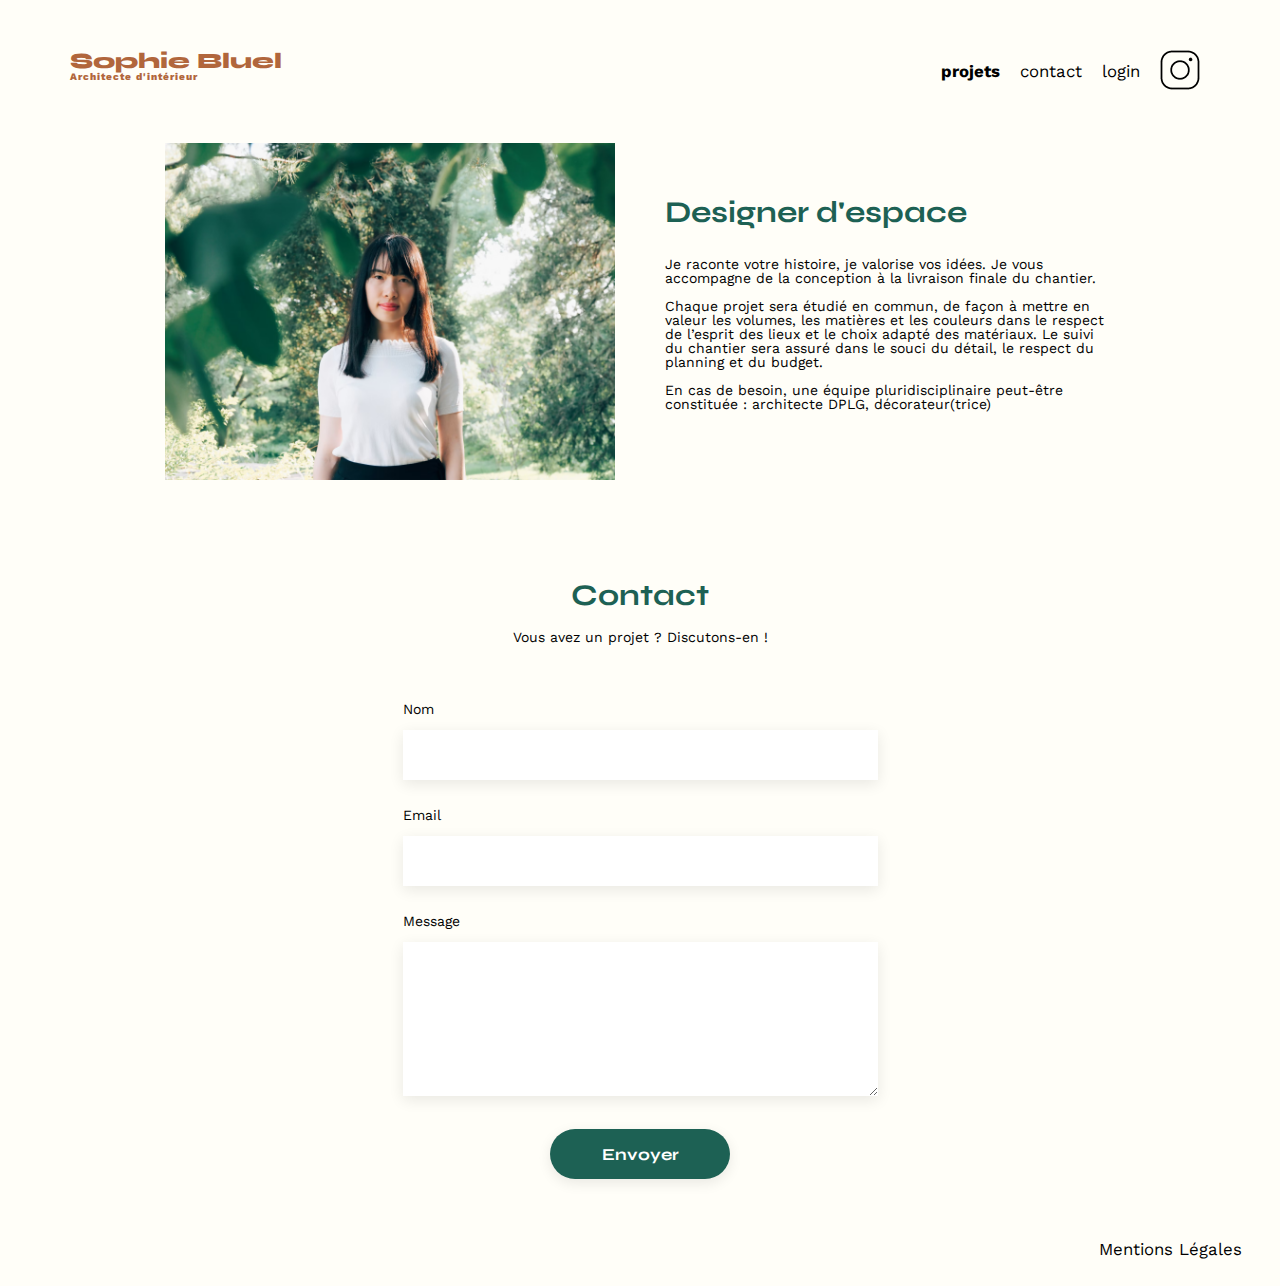
<file: index.html>
<!DOCTYPE html>
<html lang="fr">
<head>
	<meta charset="UTF-8">
	<title>Sophie Bluel - Architecte d'intérieur</title>
	<meta name="viewport" content="width=device-width, initial-scale=1.0">
	<link rel="preconnect" href="https://fonts.googleapis.com">
	<link rel="preconnect" href="https://fonts.gstatic.com" crossorigin>
	<link href="https://fonts.googleapis.com/css2?family=Syne:wght@700;800&family=Work+Sans&display=swap" rel="stylesheet">
	<meta name="description" content="">
	<link rel="stylesheet" href="./assets/style.css">
	<script type="module" src="./assets/script.js"></script>
</head>
<body>
<header>
	<div class="header-modif none">
		<img src="./assets/icons/pen-to-square-regular (W).svg" alt="">
		<p>Modifier</p>
	</div>
	<div class = "header">
		<h1>Sophie Bluel <span>Architecte d'intérieur</span></h1>
		<nav>
			<ul>
				<li id="nav-projets">projets</li>
				<li>contact</li>
				<li id="login">login</li>
				<li><img src="./assets/icons/instagram.png" alt="Instagram"></li>
			</ul>
		</nav>
	</div>
</header>
<main>
	<section id="introduction">
		<figure>
			<img src="./assets/images/sophie-bluel.png" alt="">
		</figure>
		<article>
			<h2>Designer d'espace</h2>
			<p>Je raconte votre histoire, je valorise vos idées. Je vous accompagne de la conception à la livraison finale du chantier.</p>
			<p>Chaque projet sera étudié en commun, de façon à mettre en valeur les volumes, les matières et les couleurs dans le respect de l’esprit des lieux et le choix adapté des matériaux. Le suivi du chantier sera assuré dans le souci du détail, le respect du planning et du budget.</p>
			<p>En cas de besoin, une équipe pluridisciplinaire peut-être constituée : architecte DPLG, décorateur(trice)</p>
		</article>
	</section>
	<section id="portfolio">
		<h2 id="portfolio-title" class="none">Mes Projets</h2>
		<div id= "portfolio-modifier" class="title none">
			<h2>Mes Projets</h2>
			<button class="modal-open-button">
				<img src="./assets/icons/pen-to-square-regular (B).svg" alt="">
				<p>modifier</p>	
			</button>
		</div>
		<!-- Filtres -->
		<div class="filter none">
			<p class="selected">Tous</p>
			<!-- <p class="objets">Objets</p>
			<p class="appartements">Appartements</p>
			<p class="hotels">Hôtels & restaurants</p> -->
		</div>
		<div class="gallery">
			<!-- Récupération des travaux depuis le back-end -->
		</div>
		<div id="modal">
			<!-- Modal2 Galerie -->
			<dialog class="modal1 modal">
				<div class="modal-box">
					<div class="modal-button">
						<button class="modal-close-button"><img src="./assets/icons/xmark-solid.svg" alt=""></button>
					</div>
					<div class="modal-contant">
						<h2>Galerie photo</h2>
						<hr class="bar">
						<div class="modal-works"> 
							<!-- Récupération des travaux depuis le back-end --> 
						</div>
						<hr class="line">
						<div class="modal-submit-container"><button class="modal-go-photo modal-submit">Ajouter une photo</button></div>
					</div>
				</div>
			</dialog>
			<!-- Modal2 Photo -->
			<dialog class="modal2 modal">
				<div  class="modal-box">
					<div class="modal-button">
						<button class="modal-go-gallery"><img src="./assets/icons/arrow-left-solid.svg" alt=""></button>
						<button class="modal-close-button"><img src="./assets/icons/xmark-solid.svg" alt=""></button>
					</div>
					<div class="modal-contant">
						<h2>Ajout photo</h2>
						<form class="form modal-form" method="dialog" id="form">
							<!-- Upload d'Image -->
							<div class="modal-file-container">
								<input type="file" id="image" name="image" accept="image/*" required>
								<label for="image">
									<img src="./assets/icons/placeholder.svg" alt="">
									<button>+ Ajouter photo</button>
									<span>jpg, png : 4mo max</span>
								</label>
							</div>
							<!-- Choix Titre -->
							<div class="modal-form-container">
								<label for="titre">Titre</label>
								<input type="text" id="titre" name="titre" maxlength="40" required>
							</div>
							<!-- Choix Catégorie -->
							<div class="modal-form-container">
							<label for="categorie">Catégorie</label>
							<select id="categorie" name="categorie" required>
								<option value=""></option>
								<option value="1">Objets</option>
								<option value="2">Appartements</option>
								<option value="3">Bar & restaurants</option>
							</select>
							</div>
							<hr class="line">
							<!-- Submit -->
							<input type="submit" value="Valider" class="modal-form-submit">
						</form>
					</div>
				</div>
			</dialog>
		</div>
	</section>
	<section id="contact">
		<h2>Contact</h2>
		<p>Vous avez un projet ? Discutons-en !</p>
		<form action="#" method="post">
			<label for="name">Nom</label>
			<input type="text" name="name" id="name">
			<label for="email">Email</label>
			<input type="email" name="email" id="email">
			<label for="message">Message</label>
			<textarea name="message" id="message" cols="30" rows="10"></textarea>
			<input type="submit" value="Envoyer">
		</form>
	</section>
</main>

<footer>
	<nav>
		<ul>
			<li>Mentions Légales</li>
		</ul>
	</nav>
</footer>
</body>
</html>
</file>
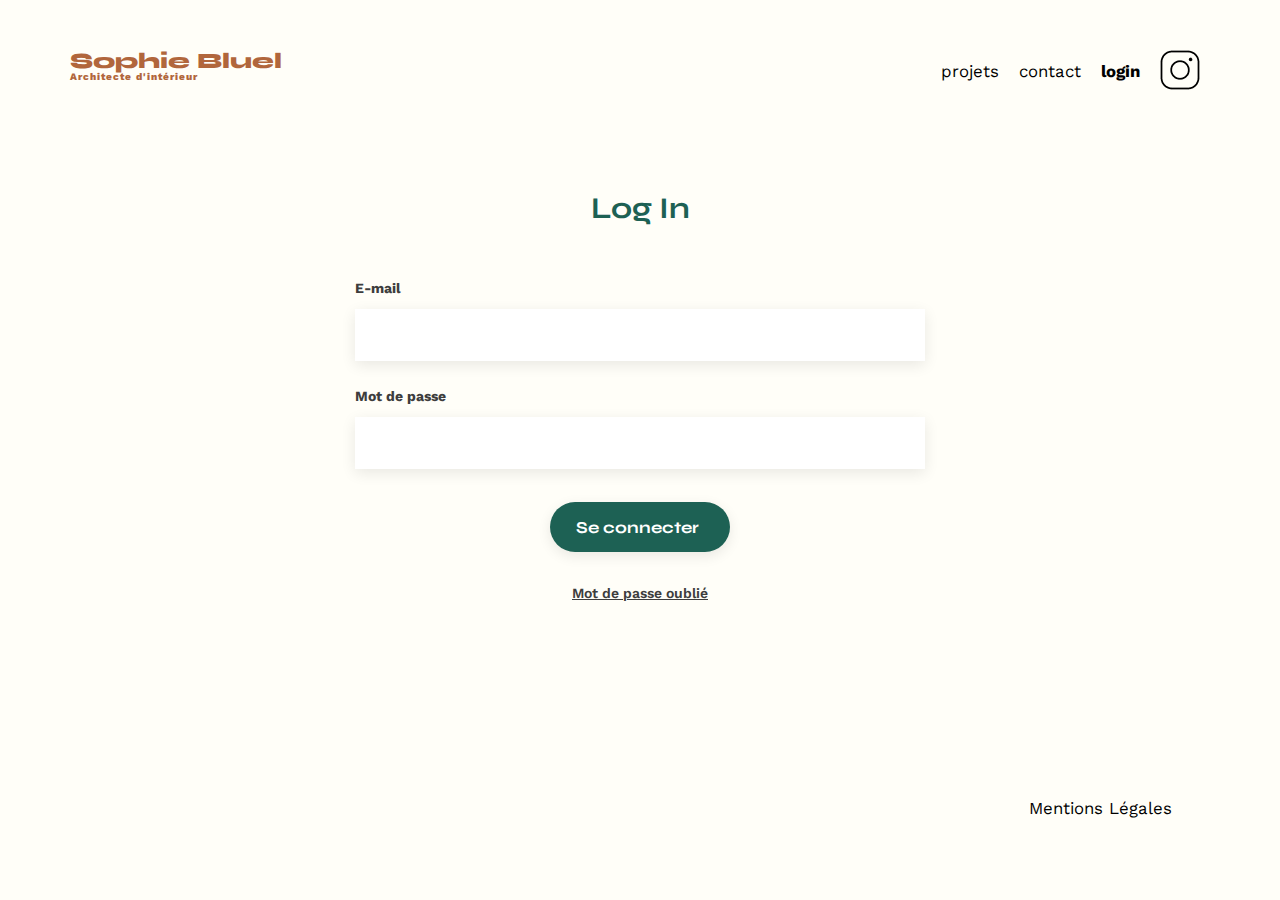
<file: login.html>
<!DOCTYPE html>
<html lang="fr">
<head>
	<meta charset="UTF-8">
	<title>Sophie Bluel - Architecte d'intérieur</title>
	<meta name="viewport" content="width=device-width, initial-scale=1.0">
	<link rel="preconnect" href="https://fonts.googleapis.com">
	<link rel="preconnect" href="https://fonts.gstatic.com" crossorigin>
	<link href="https://fonts.googleapis.com/css2?family=Syne:wght@700;800&family=Work+Sans&display=swap" rel="stylesheet">
	<meta name="description" content="">
	<link rel="stylesheet" href="./assets/login.css">
	<script type="module" src="./assets/login.js"></script>
</head>
<body>
<header>
	<h1>Sophie Bluel <span>Architecte d'intérieur</span></h1>
	<nav>
		<ul>
			<li id="nav-projets">projets</li>
			<li>contact</li>
			<li id="nav-login">login</li>
			<li><img src="./assets/icons/instagram.png" alt="Instagram"></li>
		</ul>
	</nav>
</header>
<main>
	<section id="login">
        <h2>Log In</h2>
		<!-- Form Login -->
		<form action="#" method="post">
			<label for="email">E-mail</label>
			<input type="email" name="email" id="email">
			<label for="password">Mot de passe</label>
			<input type="password" name="password" id="password">
			<input type="submit" value="Se connecter" class="login-submit">
		</form>
		<nav>
			<a href="" class="forget">Mot de passe oublié</a>
		</nav>
    </section>
</main>

<footer>
	<nav>
		<ul>
			<li>Mentions Légales</li>
		</ul>
	</nav>
</footer>
</body>
</html>
</file>
<file: assets/style.css>
/* http://meyerweb.com/eric/tools/css/reset/
   v2.0 | 20110126
   License: none (public domain)
*/

html, body, div, span, applet, object, iframe,
h1, h2, h3, h4, h5, h6, p, blockquote, pre,
a, abbr, acronym, address, big, cite, code,
del, dfn, em, img, ins, kbd, q, s, samp,
small, strike, strong, sub, sup, tt, var,
b, u, i, center,
dl, dt, dd, ol, ul, li,
fieldset, form, label, legend,
table, caption, tbody, tfoot, thead, tr, th, td,
article, aside, canvas, details, embed,
figure, figcaption, footer, header, hgroup,
menu, nav, output, ruby, section, summary,
time, mark, audio, video {
	margin: 0;
	padding: 0;
	border: 0;
	font-size: 100%;
	font: inherit;
	vertical-align: baseline;
}
/* HTML5 display-role reset for older browsers */
* {
	box-sizing: border-box;
}

article, aside, details, figcaption, figure,
footer, header, hgroup, menu, nav, section {
	display: block;
}
body {
	line-height: 1;
}
ol, ul {
	list-style: none;
}
a {
	color: inherit;
	text-decoration: none;
}
blockquote, q {
	quotes: none;
}
blockquote:before, blockquote:after,
q:before, q:after {
	content: '';
	content: none;
}
table {
	border-collapse: collapse;
	border-spacing: 0;
}
/** end reset css**/
body {
	font-family: 'Work Sans' ;
	font-size: 14px;
	background-color: #FFFEF8;
}

main {
	max-width: 950px;
	margin:auto;
}
section {
	margin: 50px 0
}

h1{
	display: flex;
	flex-direction: column;
	font-family: 'Syne';
	font-size: 22px;
	font-weight: 800;
	color: #B1663C
}

h1 > span {
	font-family: 'Work Sans';
	font-size:10px;
	letter-spacing: 0.1em;
;
}

h2{
	font-family: 'Syne';
	font-weight: 700;
	font-size: 30px;
	color: #1D6154
}
nav ul {
	display: flex;
	align-items: center;
	list-style-type: none;

}
nav li {
	padding: 0 10px;
	font-size: 1.2em;
	cursor: pointer;
}

li:hover {
	color: #B1663C;
}

.header {
	display: flex;
	justify-content: space-between;
	max-width: 1140px;
	margin:auto;
	margin-top: 50px;
	margin-bottom: 50px;
}

.header-modif {
	display: flex;
	justify-content: center;
	padding: 20px 0px;
	width: auto;
	background-color: black;
	color: white;
}
header .none {
	display: none;
}
.header-modif img {
	height: 16px;
	width: 16px;
}

#introduction {
	display: flex;
	align-items: center;
}
#introduction figure {
	flex: 1
}
#introduction img {
	display: block;
	margin: auto;
	width: 100%;
}

#introduction article {
	flex: 1;
	margin-left: 50px;
}
#introduction h2 {
	margin-bottom: 1em;
}

#introduction p {
	margin-bottom: 1em;
}

#nav-projets {
	font-weight: bold;
}

#portfolio {
	margin: 50px 0px;
}

#portfolio-title {
	text-align: center;
	margin: 130px 0px 50px 0px;
}

#portfolio-modifier {
	margin: 130px 0px 90px 0px
}

#portfolio .title {
	display: flex;
	justify-content: center;
	position: relative;
	left: 50px;
	gap: 20px;
}
#portfolio .modifier {
	display: flex;
	position: relative;
	top: 12px;
	gap: 8px;
	height: 16px;
}
#portfolio .none {
	display: none;
}
#portfolio .modifier img {
	height: 16px;
	width: 16px;
	position: relative;
	bottom: 3px;
	pointer-events: none;
}
.modifier p {
	pointer-events: none;
}

.filter {
	display: flex;
	justify-content: center;
	gap: 10px;
	margin-bottom: 50px;

}
.filter p {
	font-size: 16px;
	font-weight: bold;
	font-family: 'Syne';
	color: #1D6154;
	border: #1D6154 1px solid;
	border-radius: 60px;
	padding: 10px 15px;
	cursor: pointer;
}

.filter .selected {
	background-color: #1D6154;
	color: white;
}

.gallery {
	width: 100%;
	display: grid;
	grid-template-columns: 1fr 1fr 1fr;
	grid-column-gap: 20px;
	grid-row-gap: 20px;
}

.gallery img {
	width: 100%;
	width: 305px;
	height: 407px;
}

.gallery figcaption {
	overflow: hidden;
}

#contact {
	width: 50%;
margin: auto;
}
#contact > * {
	text-align: center;

}
#contact h2{
	margin-bottom: 20px;
}
#contact form {
	text-align: left;
	margin-top:30px;
	display: flex;
	flex-direction: column;
}

#contact input {
	height: 50px;
	font-size: 1.2em;
	border: none;
	box-shadow: 0px 4px 14px rgba(0, 0, 0, 0.09);
}
#contact label {
	margin: 2em 0 1em 0;
}
#contact textarea {
	border: none;
	box-shadow: 0px 4px 14px rgba(0, 0, 0, 0.09);
}

input[type="submit"]{
	font-family: 'Syne';
	font-weight: 700;
	color: white;
	background-color: #1D6154;
	margin : 2em auto ;
	width: 180px;
	text-align: center;
	border-radius: 60px ;
}

.modal-open-button {
	font-family: 'Work Sans';
	display: flex;
	align-items: baseline;
	border: 0px;
	padding-top: 8px;
	gap: 10px;
	background-color: transparent;
	cursor: pointer;
}

.modal-open-button img {
	height: 16px;
	width: 16px;
}

.modal-open-button p {
	font-size: 14px;
}

#modal .modal {
	background-color: #FFFFFF;
	border: 0px;
	padding: 0px;
	border-radius: 10px;
}

#modal .modal1 {
	padding: 25px;	
	min-height: 688px;
	width: 630px;
}

#modal .modal2 {
	padding: 25px;	
	min-height: 670px;
	width: 630px;
}

#modal .modal-button button {
	border: 0px;
	background-color: transparent;
	cursor: pointer;
}

#modal .modal-button button img {
	color: #000000;
	height: 20px;
	width: 20px;
}

#modal .modal1 .modal-button {
	display: flex;
	justify-content: flex-end;
}

#modal .modal2 .modal-button {
	display: flex;
	justify-content: space-between;
}

#modal .modal-contant {
	margin: auto;
	max-width: 420px;
	margin-top: 15px;
}

#modal .modal-box .modal-works {
	width: auto;
	display: flex;
	flex-wrap: wrap;
	flex-direction: row;
	justify-content: flex-start;
	gap: 10px;
}

#modal .modal-box .modal-works figure {
	width: 76px;
	height: 102px;
	margin: 10px 0px;
}

#modal .modal-box .work {
	height: 102px;
	width: 76px;
}

#modal h2 {
	margin-bottom: 0px;
	color: #000000;
	font-size: 26px;
	font-weight: normal;
	font-family: 'Work Sans';
	text-align: center;
}

#modal .modal-box .bar {
	background-color: #d9d9d9;
	width: 420px;
	height: 7px;
	border: 0px;
	margin-top: 15px;
	margin-bottom: 20px;
}

#modal .modal-box .line {
	background-color: #d9d9d9;
	width: 420px;
	height: 1px;
	border: 0px;
	margin-top: 55px;
	margin-bottom: 35px;
}

#modal .trash {
	height: 17px;
	width: 17px;
	padding: 2px;
	position: relative;
	bottom: 100px;
	left: 55px;
	background-color: #000000;
	border-radius: 3px;
}

#modal .modal-submit-container {
	display: flex;
	justify-content: center;
}

/* Modal 2 */

#modal .modal-file-container {
	position: relative;
	height: 169px;
	width: 420px;
	background-color: #E8F1F6;
	border-radius: 3px;
	cursor: pointer;
}

#modal .modal-file-container input[type="file"] {
	opacity: 0;
	position: absolute;
	top: 0;
	left: 0;
	width: 100%;
	height: 100%;
	z-index: 1;
	cursor: pointer;
}

#modal .modal-file-container label {
	position: relative;
	top: 15px;
	display: flex;
	align-items: center;
	flex-direction: column;
	cursor: pointer;
	gap: 10px;
}

#modal .modal-file-container button {
	font-size: 14px;
	color: #306685;
	width: 173px;
	height: 36px;
	border: 0;
	background-color: #CBD6DC;
	border-radius: 50px;
}

#modal .modal-file-container span {
	font-size: 10px;
}

#modal .modal-file-container img {
	height: 60px;
	width: 68px;
}

#modal .modal-file-container .filled {
	height: 169px;
	width: 129px;
	position: relative;
	top: -15px;
	object-fit: cover;
}

#modal .modal-form-container {
	display: flex;
	flex-direction: column;
	gap: 10px;
	margin: 30px 0px 0px 0px;
	color: #3D3D3D;
	font-weight: 700;
}

#modal .modal-box .none {
	display: none;
}

#modal .modal-submit {
	font-family: 'Syne';
	font-weight: 700;
	border: 0;
	padding: 10px 50px;
	border-radius: 60px;
	background-color: #1D6154;
	color: #FFFFFF;
	cursor: pointer;
}

#modal .modal-form {
	text-align: left;
	margin-top: 30px;
	display: flex;
	flex-direction: column;
	max-width: 420px;
	margin: auto;
	padding-top: 35px;
}

#modal .modal-form-container input, #modal .modal-form-container select {
	height: 50px;
	font-size: 1.2em;
	border: none;
	box-shadow: 0px 4px 14px rgba(0, 0, 0, 0.09);
	cursor: pointer;
	color: #444444;
	font-family: "Work Sans";
	padding-left: 15px;
}

#modal .modal-form input[type="submit"] {
	border: 0;
	height: 36px;
	width: 230px;
	font-size: 14px;
	margin-top: 0px;
}

#modal .modal-form:invalid input[type="submit"] {
	background-color: #A7A7A7;
}

footer nav ul {
	display: flex;
	justify-content: flex-end;
	margin: 2em
}
</file>
<file: assets/login.css>
/* http://meyerweb.com/eric/tools/css/reset/
   v2.0 | 20110126
   License: none (public domain)
*/

html, body, div, span, applet, object, iframe,
h1, h2, h3, h4, h5, h6, p, blockquote, pre,
a, abbr, acronym, address, big, cite, code,
del, dfn, em, img, ins, kbd, q, s, samp,
small, strike, strong, sub, sup, tt, var,
b, u, i, center,
dl, dt, dd, ol, ul, li,
fieldset, form, label, legend,
table, caption, tbody, tfoot, thead, tr, th, td,
article, aside, canvas, details, embed,
figure, figcaption, footer, header, hgroup,
menu, nav, output, ruby, section, summary,
time, mark, audio, video {
	margin: 0;
	padding: 0;
	border: 0;
	font-size: 100%;
	font: inherit;
	vertical-align: baseline;
}
/* HTML5 display-role reset for older browsers */
article, aside, details, figcaption, figure,
footer, header, hgroup, menu, nav, section {
	display: block;
}
body {
	line-height: 1;
}
ol, ul {
	list-style: none;
}
a {
	color: inherit;
	text-decoration: none;
}
blockquote, q {
	quotes: none;
}
blockquote:before, blockquote:after,
q:before, q:after {
	content: '';
	content: none;
}
table {
	border-collapse: collapse;
	border-spacing: 0;
}
/** end reset css**/
body {
	max-width: 1140px;
	margin:auto;
	font-family: 'Work Sans' ;
	font-size: 14px;
	background-color: #FFFEF8;
}
header {
	display: flex;
	justify-content: space-between;
	margin: 50px 0
}
main {
	margin-top: 100px;
	margin-bottom: 200px;
}
section {
	margin: 50px 0
}

h1{
	display: flex;
	flex-direction: column;
	font-family: 'Syne';
	font-size: 22px;
	font-weight: 800;
	color: #B1663C
}

h1 > span {
	font-family: 'Work Sans';
	font-size:10px;
	letter-spacing: 0.1em;
;
}

h2{
	font-family: 'Syne';
	font-weight: 700;
	font-size: 30px;
	color: #1D6154
}
nav ul {
	display: flex;
	align-items: center;
	list-style-type: none;

}
nav li {
	padding: 0 10px;
	font-size: 1.2em;
	cursor: pointer;
}

li:hover {
	color: #B1663C;
} 

#nav-login {
	font-weight: bold;
}

#login {
	width: 50%;
	margin: auto;
}
#login > * {
	text-align: center;

}
#login h2{
	margin-bottom: 20px;
}
#login form {
	text-align: left;
	margin-top:30px;
	display: flex;
	flex-direction: column;
}

#login input {
	height: 50px;
	font-size: 1.2em;
	border: none;
	box-shadow: 0px 4px 14px rgba(0, 0, 0, 0.09);
	padding-left: 15px;
	color: #444444;
	font-family: "Work Sans";
}

#login label {
	margin: 2em 0 1em 0;
	color: #3D3D3D;
	font-weight: 700;
}

#login .login-submit {
	padding-left: 0px;
	font-family: "Syne";
	color: #FFFFFF;
}

#login a {
	color: #3D3D3D;
}

input[type="submit"]{
	font-family: 'Syne';
	font-weight: 700;
	color: white;
	background-color: #1D6154;
	margin : 2em auto ;
	width: 180px;
	text-align: center;
	border-radius: 60px;
	cursor: pointer;
}

.forget {
	text-decoration: underline;
	font-weight: 600;
}

footer nav ul {
	display: flex;
	justify-content: flex-end;
	margin: 2em
}
</file>
